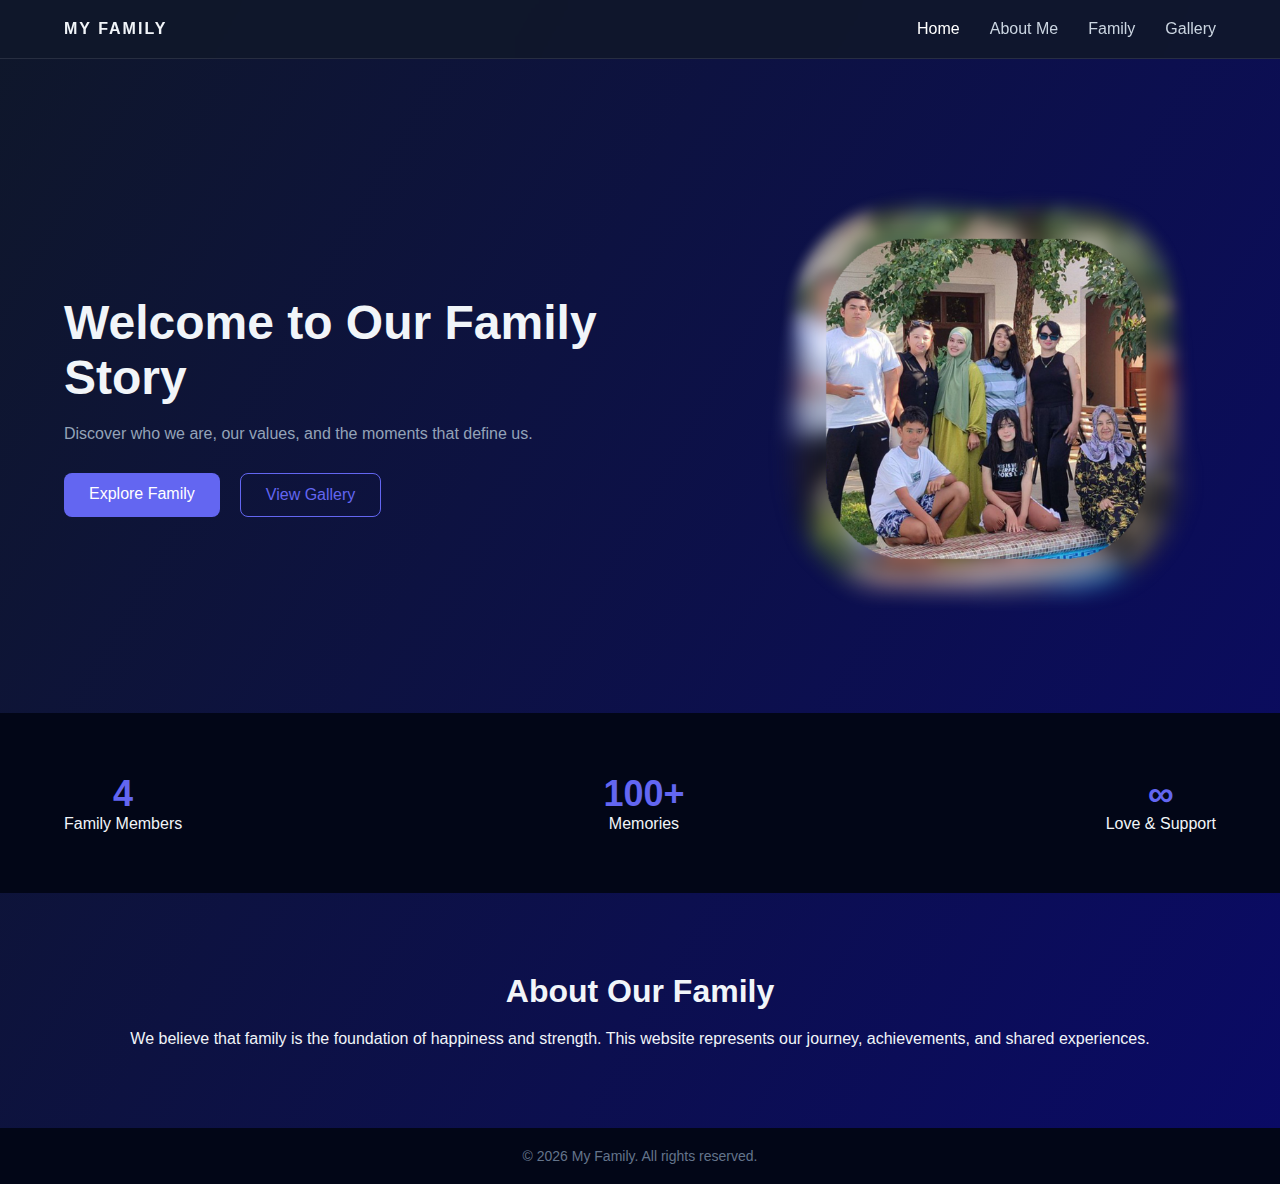
<file: index.html>
<!DOCTYPE html>
<html lang="en">
<head>
    <meta charset="UTF-8">
    <title>My Family | Official Website</title>
    <meta name="viewport" content="width=device-width, initial-scale=1.0">
    <link rel="stylesheet" href="style.css">
</head>
<body>

<header class="navbar">
    <div class="container nav-content">
        <div class="logo">MY FAMILY</div>
        <ul class="nav-links">
            <li><a href="index.html" class="active">Home</a></li>
            <li><a href="about.html">About Me</a></li>
            <li><a href="family.html">Family</a></li>
            <li><a href="gallery.html">Gallery</a></li>
        </ul>
    </div>
</header>

<section class="hero-pro">
    <div class="container hero-content">
        <div class="hero-text">
            <h1>Welcome to Our Family Story</h1>
            <p>Discover who we are, our values, and the moments that define us.</p>
            <div class="hero-buttons">
                <a href="family.html" class="btn-primary">Explore Family</a>
                <a href="gallery.html" class="btn-secondary">View Gallery</a>
            </div>
        </div>
        <div class="hero-image">
            <img src="familypic2.png" alt="Family">
        </div>
    </div>
</section>

<section class="stats">
    <div class="container stats-grid">
        <div class="stat-box">
            <h2>4</h2>
            <p>Family Members</p>
        </div>
        <div class="stat-box">
            <h2>100+</h2>
            <p>Memories</p>
        </div>
        <div class="stat-box">
            <h2>∞</h2>
            <p>Love & Support</p>
        </div>
    </div>
</section>

<section class="about-preview">
    <div class="container">
        <h2>About Our Family</h2>
        <p>
            We believe that family is the foundation of happiness and strength.
            This website represents our journey, achievements, and shared experiences.
        </p>
    </div>
</section>

<footer class="footer">
    <div class="container">
        © 2026 My Family. All rights reserved.
    </div>
</footer>

</body>
</html>
</file>
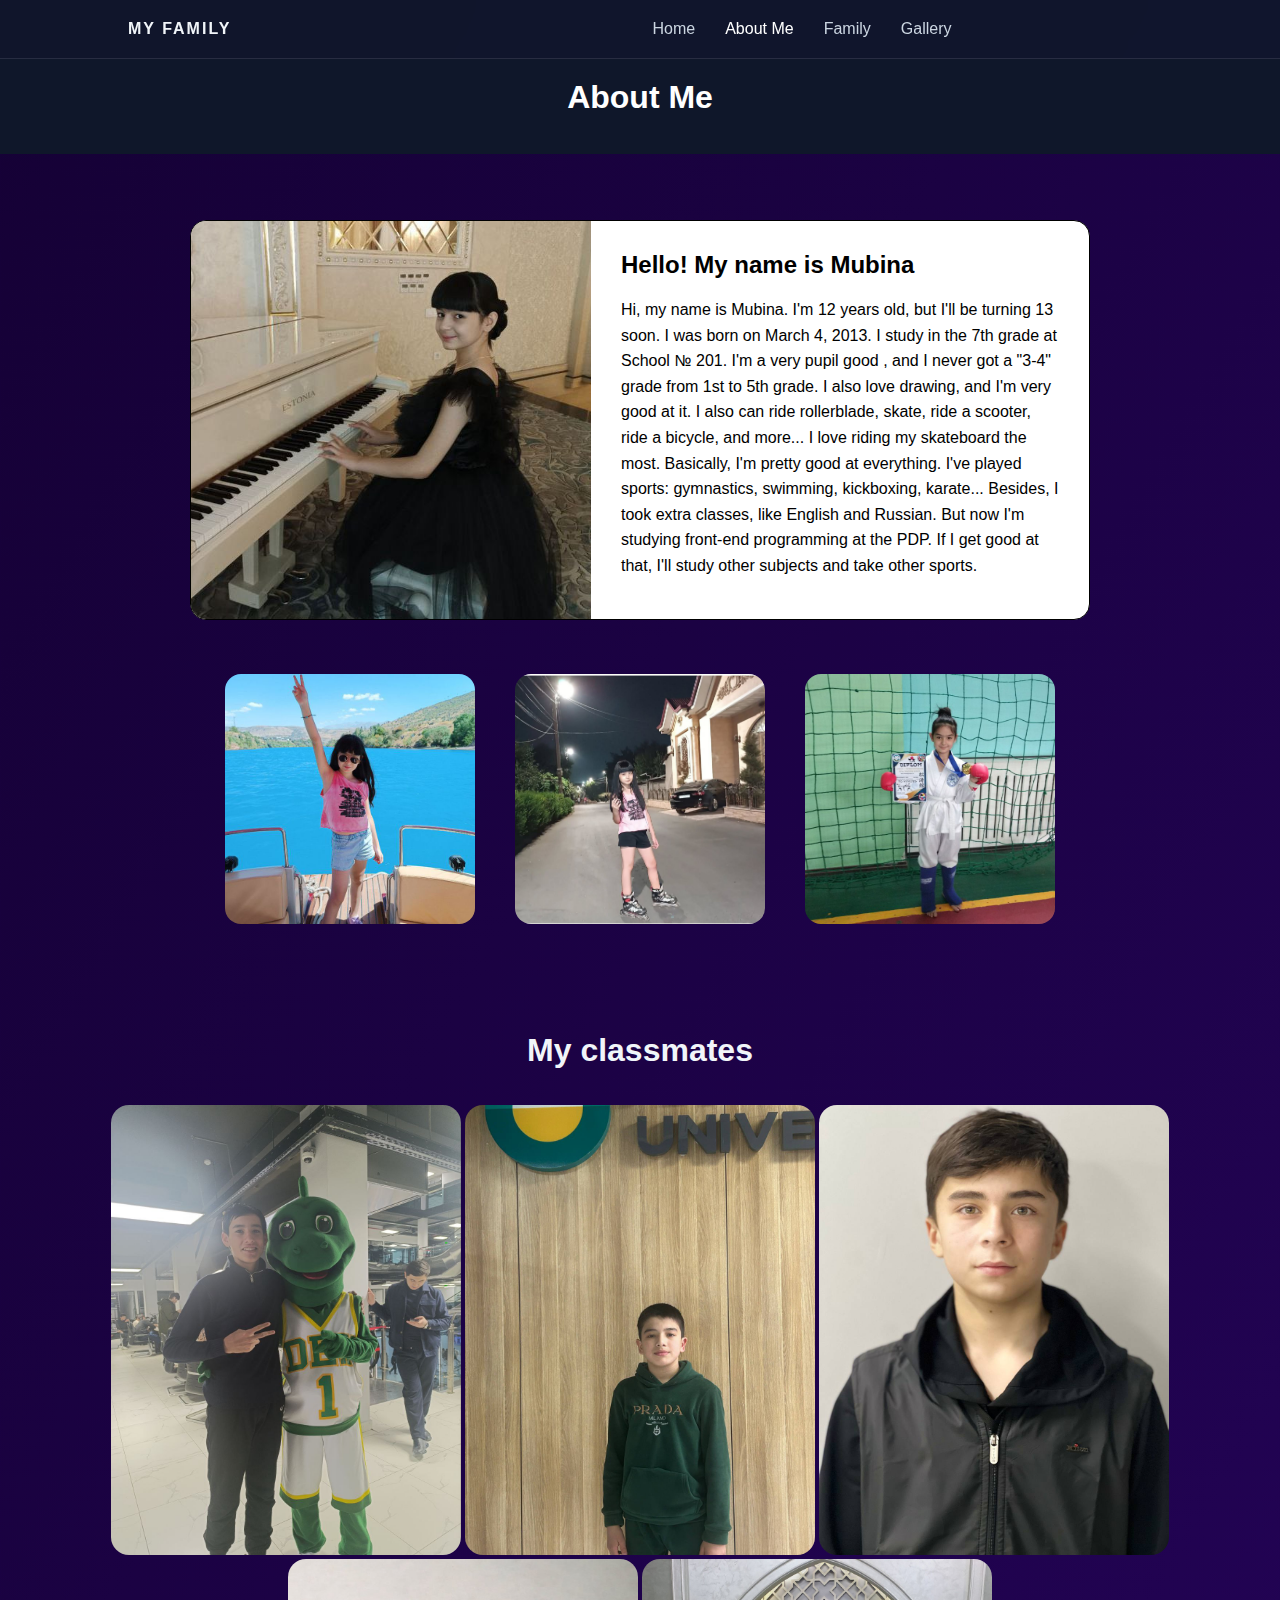
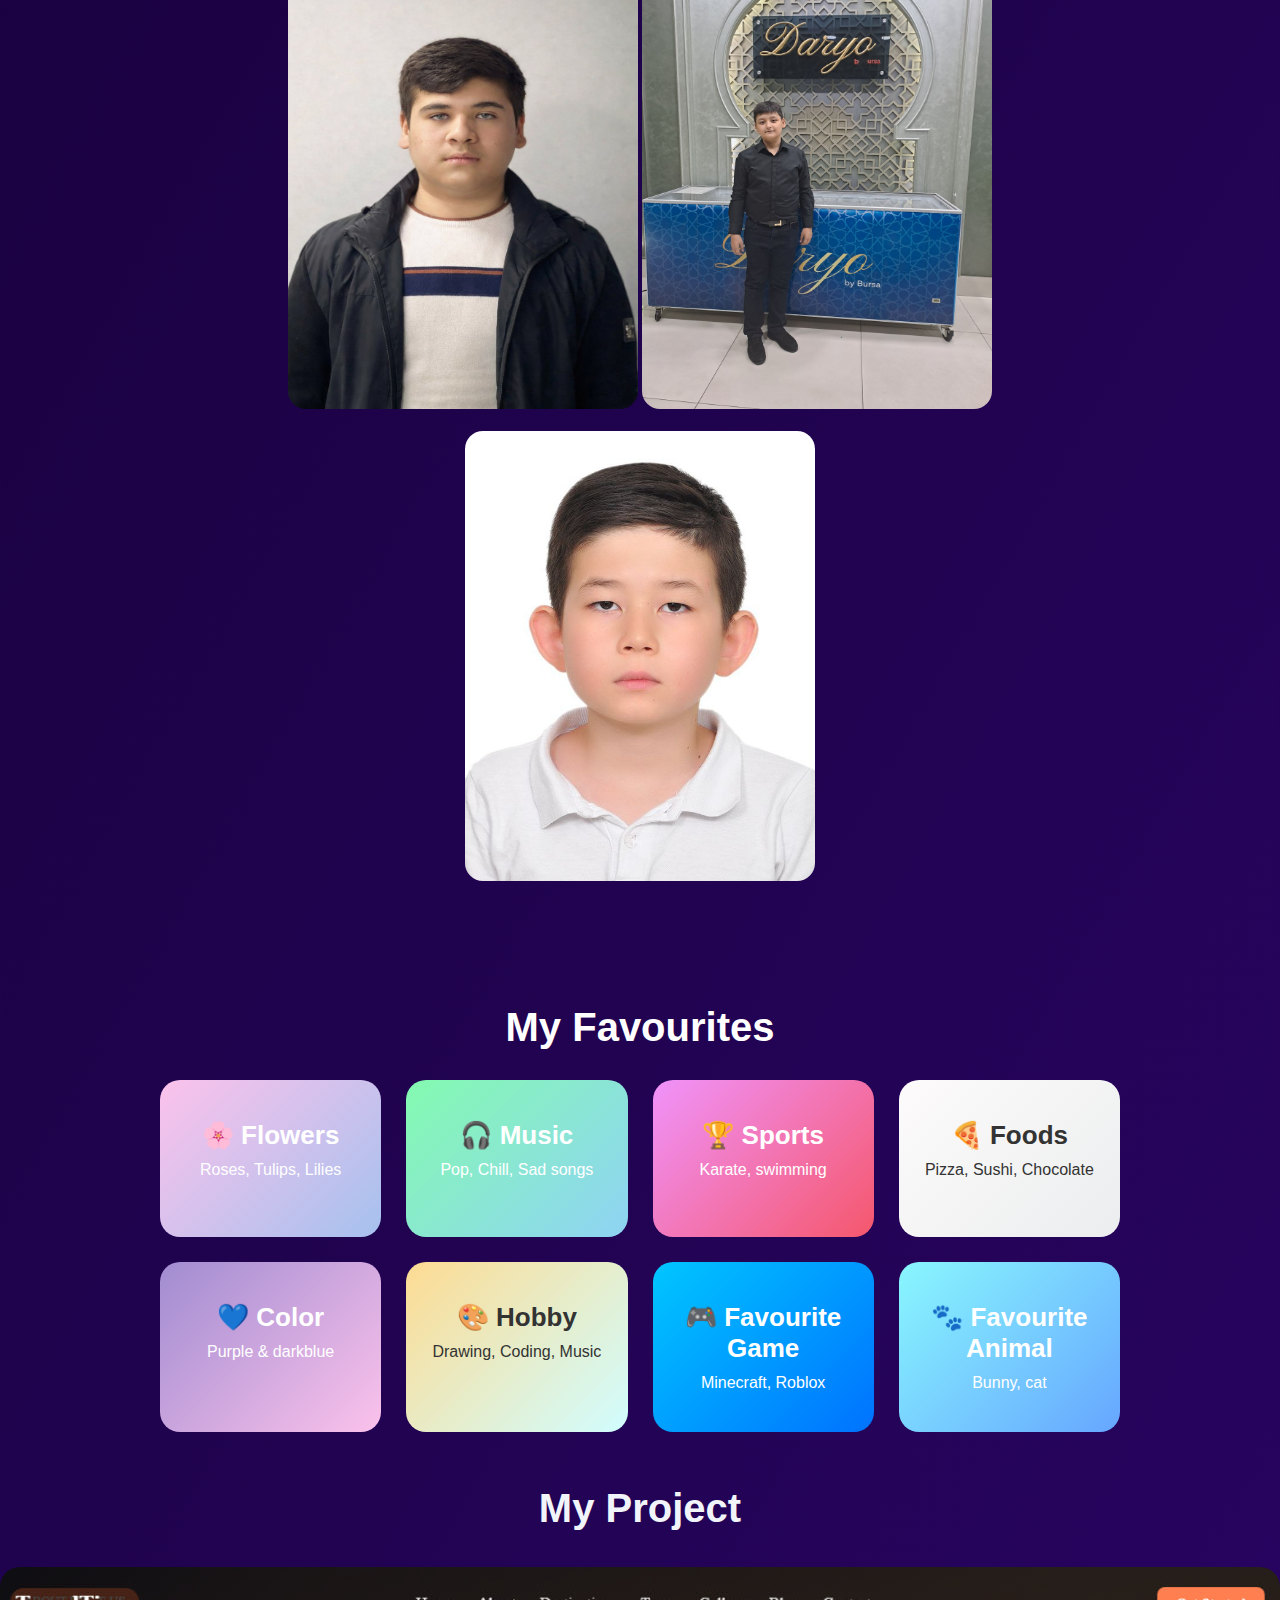
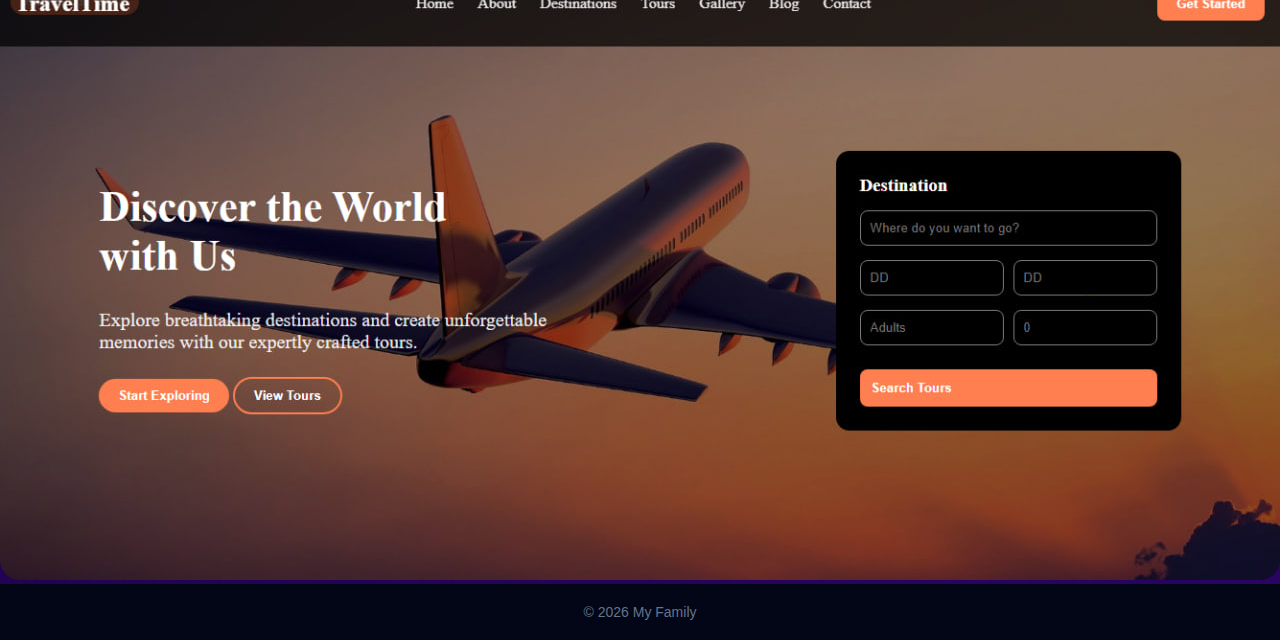
<file: about.html>
<!DOCTYPE html>
<html lang="en">
<head>
    <meta charset="UTF-8">
    <title>About Me | My Family</title>
    <meta name="viewport" content="width=device-width, initial-scale=1.0">
    <link rel="stylesheet" href="style.css">
</head>
<body>

    <style>
        body{
            background-color: white;
        }

        .header3{
    background:#0f172a;
    padding:20px 0;
    text-align:center;
}

.header3h1{
    color: white;
    font-size:32px;
   
}

.line{
    width: 100%;
    height: 30px;
}





body {
  min-height: 100vh;
  background: linear-gradient(120deg, #150135, #290464);
  display: flex;
  flex-direction: column;
  align-items: center;
}

.title {
  margin: 30px 0;
  font-size: 40px;
  color: #fff;
}

.container {
  display: grid;
  grid-template-columns: repeat(auto-fit, minmax(220px, 1fr));
  gap: 25px;
  width: 80%;
}

.card {
  background: rgba(255,255,255,0.25);
  backdrop-filter: blur(10px);
  border-radius: 20px;
  padding: 40px 20px;
  text-align: center;
  color: #fff;
  transition: 0.4s;
  cursor: pointer;
}

.card:hover {
  transform: translateY(-10px) scale(1.05);
  background: rgba(255,255,255,0.35);
}

.card h2 {
  font-size: 26px;
  margin-bottom: 10px;
}

.card p {
  font-size: 16px;
}



.flowers { background: linear-gradient(135deg, #fbc2eb, #a6c1ee); }
.music   { background: linear-gradient(135deg, #84fab0, #8fd3f4); }
.sports  { background: linear-gradient(135deg, #f093fb, #f5576c); }
.foods   { background: linear-gradient(135deg, #fdfbfb, #ebedee); color:#333; }

.color {
  background: linear-gradient(135deg, #a18cd1, #fbc2eb);
}

.hobby {
  background: linear-gradient(135deg, #fddb92, #d1fdff);
  color: #333;
}

.header3h1{
    width: 10000px;
}


footer{
    width: 100%;
}

.game {
  background: linear-gradient(135deg, #00c6ff, #0072ff);
}

.animal {
  background: linear-gradient(135deg, #89f7fe, #66a6ff);
}




       


    </style>

<header class="navbar">
    <div class="container nav-content">
        <div class="logo">MY FAMILY</div>
        <ul class="nav-links">
            <li><a href="index.html">Home</a></li>
            <li><a href="about.html" class="active">About Me</a></li>
            <li><a href="family.html">Family</a></li>
            <li><a href="gallery.html">Gallery</a></li>
        </ul>
    </div>
</header>

<center>
<header class="header3">
    <h1 class="header3h1">About Me </h1><br>
</header>
<div class="line"></div></center><br><br>


<div class="card2">
  <div class="card2-img">
    <img src="man.jpg" alt="">
  </div>

  <div class="card2-content">
    <h2>Hello! My name is Mubina</h2><br>
    

    <p class="desc">

        Hi, my name is Mubina. I'm 12 years old, but I'll be turning 13 soon. I was born on March 4, 2013.
I study in the 7th grade at School № 201. I'm a very pupil good , and I never got a "3-4" grade from 1st to 5th grade.
I also love drawing, and I'm very good at it.
I also can ride rollerblade, skate, ride a scooter, ride a bicycle, and more...
I love riding my skateboard the most.
Basically, I'm pretty good at everything.
I've played sports: gymnastics, swimming, kickboxing, karate...
Besides, I took extra classes, like English and Russian. But now I'm studying front-end programming at the PDP. If I get good at that, I'll study other subjects and take other sports.
      
    </p>


    </div>
  </div>
</div><br><br><br>

<center>
 <div class="myphotos">
    <img class="myphotos" src="photo_2022-05-22_13-27-08.jpg" alt="">
    <img  class="myphotos" src="photo_2026-01-20_23-54-49.jpg" alt="">
    <img  class="myphotos" src="photo_2026-01-20_23-59-29.jpg" alt="">
  
 </div></center><br><br><br><br><br><br>

 <!-- <div class="Friends"> -->
    <!-- <h1>My Friends</h1> -->
 <!-- </div> -->
<center>
 <div class="class">
    <h1 class="classh1">My classmates</h1><br><br>
    <img class="avatar1" src="classmate1.jpg" alt="">
    <img class="avatar2" src="classmate2.jpg" alt="">
    <img class="avatar3" src="classmate3.jpg" alt="">
    <img class="avatar4" src="classmate4.jpg" alt="">
    <img class="avatar5" src="clasamate5.jpg" alt=""><br><br>
    <img class="avatar6" src="classmate6.jpg" alt="">
    <!-- <img class="avatar7" src="" alt=""> -->
    <!-- <img class="avatar8" src="" alt=""> -->
    <!-- <img class="avatar9" src="" alt=""> -->
    <!-- <img class="avatar9" src="" alt=""> -->


 </div></center><br><br><br><br><br>

 <section>
 

<center>


<center>
<h1 class="title">My Favourites</h1></center>

<div class="container">

  <div class="card flowers">
    <h2>🌸 Flowers</h2>
    <p>Roses, Tulips, Lilies</p>
  </div>

  <div class="card music">
    <h2>🎧 Music</h2>
    <p>Pop, Chill, Sad songs</p>
  </div>

  <div class="card sports">
    <h2>🏆 Sports</h2>
    <p>Karate, swimming </p>
  </div>

  <div class="card foods">
    <h2>🍕 Foods</h2>
    <p>Pizza, Sushi, Chocolate</p><br>
  </div>
    <div class="card color">
    <h2>💙 Color</h2>
    <p>Purple & darkblue</p><br>
  </div>

  

  <div class="card hobby">
    <h2>🎨 Hobby</h2>
    <p>Drawing, Coding, Music</p>
  </div>

  <div class="card game">
  <h2>🎮 Favourite Game</h2>
  <p>Minecraft, Roblox</p>
</div>

<div class="card animal">
  <h2>🐾 Favourite Animal</h2>
  <p>Bunny, cat</p>
</div>






 </section><br><br><br>

 <div><center>
  <h1 style="font-size: 40px;">My Project</h1><br><br>
  <a href="https://project-vert-omega-59.vercel.app/"><img style="border-radius: 20px;"  src="projectimg.jpg" alt=""></a>
 </div></center>

   

<footer class="footer">
    <div class="container">
        © 2026 My Family
    </div>
</footer>

</body>
</html>
</file>
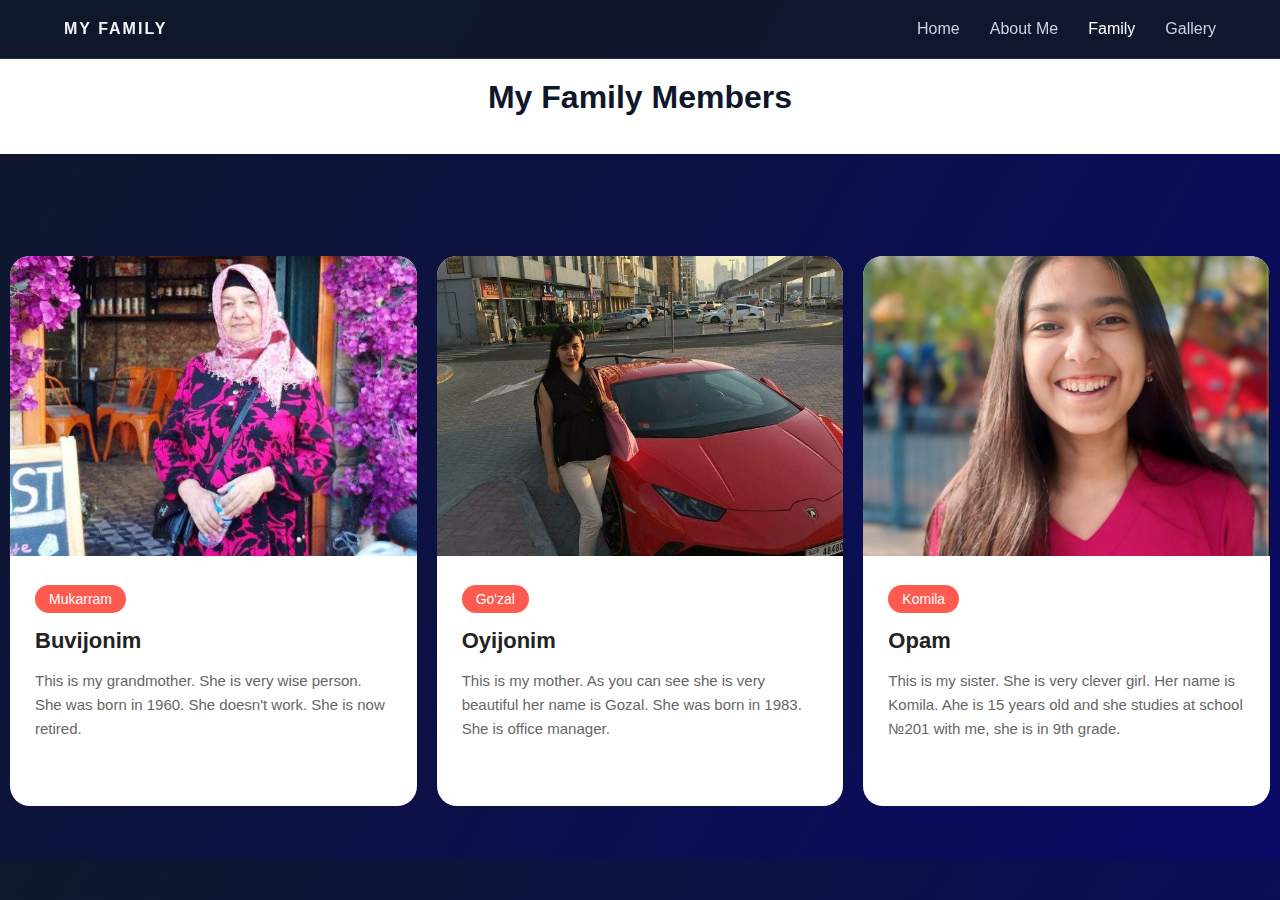
<file: family.html>
<!DOCTYPE html>
<html lang="en">
<head>
    <meta charset="UTF-8">
    <title>Family | My Family</title>
    <meta name="viewport" content="width=device-width, initial-scale=1.0">
    <link rel="stylesheet" href="style.css">
</head>
<body>

<header class="navbar">
    <div class="container nav-content">
        <div class="logo">MY FAMILY</div>
        <ul class="nav-links">
            <li><a href="index.html">Home</a></li>
            <li><a href="about.html">About Me</a></li>
            <li><a href="family.html" class="active">Family</a></li>
            <li><a href="gallery.html">Gallery</a></li>
        </ul>
    </div>
</header>

<center>
<header class="header2">
    <h1 class="header2h1">My Family Members</h1><br>
</header>
<div class="line"></div></center><br><br><br><br>


<div class="container6">


    <div class="card6">
        <img src="photo_2026-01-20_23-52-29.jpg" alt="Safari" class="card-img6">

        <div class="card-content6">
            <span class="badge6 red6">Mukarram</span>
            <h2 class="card-title6">Buvijonim</h2>
            <p class="card-text6">
                This is my grandmother. She is very wise person. She was born in 1960. She doesn't work. She is now retired.
            </p>
        </div>
    </div>

    
    <div class="card6">
        <img src="momy.jpg" alt="" class="card-img6">

        <div class="card-content6">
            <span class="badge6 red6">Go'zal</span>
            <h2 class="card-title6">Oyijonim</h2>
            <p class="card-text6">
                This is my mother. As you can see she is very beautiful her name is Gozal. She was born in 1983. She is office manager. 
                
            </p>
        </div>
    </div>

    
    <div class="card6">
        <img src="komilapa.jpg" alt="" class="card-img6">

        <div class="card-content6">
            <span class="badge6 red6">Komila</span>
            <h2 class="card-title6">Opam</h2>
            <p class="card-text6">
                This is my sister. She is very clever girl. Her name is Komila. Ahe is 15 years old and she studies at school №201 with me, she is in 9th grade.
            </p>
        </div>
    </div>

    


</div><br><br><br>




</body>
</html>
</file>
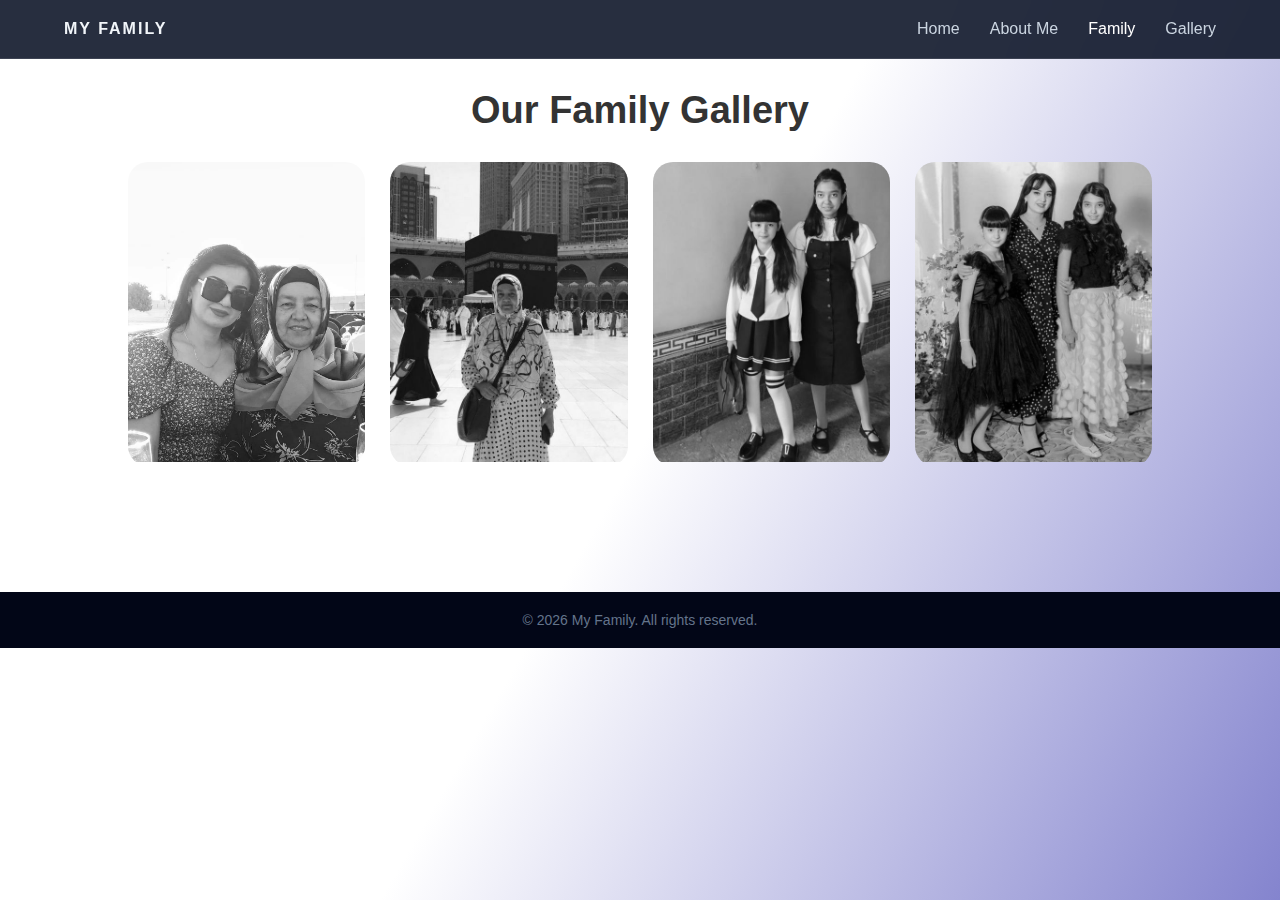
<file: gallery.html>
<!DOCTYPE html>
<html lang="en">
<head>
    <meta charset="UTF-8">
    <meta name="viewport" content="width=device-width, initial-scale=1.0">
    <title>Document</title>
</head>
<link rel="stylesheet" href="style.css">
<style>


body {
  min-height: 100vh;
  background: linear-gradient(120deg, white,white, rgb(132, 132, 206));
  display: flex;
  flex-direction: column;
  align-items: center;
}

.title {
  margin: 30px 0;
  font-size: 38px;
  color: #333;
}

.gallery {
  width: 80%;
  display: grid;
  grid-template-columns: repeat(auto-fit, minmax(220px, 1fr));
  gap: 25px;
}

.photo {
  position: relative;
  overflow: hidden;
  border-radius: 20px;
  cursor: pointer;
}

.photo img {
  width: 100%;
  height: 300px;
  object-fit: cover;
  filter: grayscale(100%);
  transition: 0.4s;
}

.photo span {
  position: absolute;
  bottom: 15px;
  left: 50%;
  transform: translateX(-50%);
  background: rgba(0,0,0,0.6);
  color: #fff;
  padding: 6px 18px;
  border-radius: 20px;
  opacity: 0;
  transition: 0.4s;
}


.photo:hover img {
  filter: grayscale(0);
  transform: scale(1.1);
}

.photo:hover span {
  opacity: 1;
}

footer{
  width: 100%;
}


</style>
<body>
    <header class="navbar">
    <div class="container nav-content">
        <div class="logo">MY FAMILY</div>
        <ul class="nav-links">
            <li><a href="index.html">Home</a></li>
            <li><a href="about.html">About Me</a></li>
            <li><a href="family.html" class="active">Family</a></li>
            <li><a href="gallery.html">Gallery</a></li>
        </ul>
    </div>
</header>


<h1 class="title">Our Family Gallery</h1>

<div class="gallery">

  <div class="photo">
    <img src="photo_2026-01-20_23-52-28 (2).jpg" alt="Mom">

  </div>

  <div class="photo">
    <img src="photo_2026-01-20_23-59-29 (3).jpg" alt="Sister">
   
  </div>

  <div class="photo">
    <img src="photo_2026-01-20_23-56-22.jpg" alt="Grandma">

  </div>

  <div class="photo">
    <img src="photo_2026-01-20_23-56-48.jpg" alt="Me">

  </div>


</div><br><br><br><br><br><br><br>


<footer class="footer">
    <div class="container">
        © 2026 My Family. All rights reserved.
    </div>
</footer>

    
</body>
</html>
</file>
<file: style.css>
*{
    margin:0;
    padding:0;
    box-sizing:border-box;
    font-family: 'Inter', sans-serif;
}

body{
    background:linear-gradient(120deg ,#0f172a,rgb(10, 10, 102));
    color:#f1f5f9;
}

.container{
    width:90%;
    max-width:1200px;
    margin:auto;
}


.navbar{
    position:fixed;
    width:100%;
    background:rgba(15,23,42,0.9);
    backdrop-filter:blur(10px);
    border-bottom:1px solid rgba(255,255,255,0.1);
    position: sticky;
   
}

.nav-content{
    display:flex;
    justify-content:space-between;
    align-items:center;
    padding:20px 0;
    
}

.logo{
    font-weight:700;
    letter-spacing:2px;
}

.nav-links{
    display:flex;
    gap:30px;
    list-style:none;
 
}

.nav-links a{
    text-decoration:none;
    color:#cbd5e1;
    transition:0.3s;
    
}

.nav-links a:hover,
.nav-links .active{
    color:#ffffff;
}



.hero-pro{
    padding-top:120px;
    padding-bottom:80px;
}

.hero-content{
    display:flex;
    align-items:center;
    justify-content:space-between;
    gap:50px;
}

.hero-text h1{
    font-size:48px;
    margin-bottom:20px;
}

.hero-text p{
    color:#94a3b8;
    margin-bottom:30px;
}

.hero-buttons{
    display:flex;
    gap:20px;
}

.btn-primary{
    padding:12px 25px;
    background:#6366f1;
    color:white;
    text-decoration:none;
    border-radius:8px;
    transition:0.3s;
}

.btn-primary:hover{
    background:#4f46e5;
}

.btn-secondary{
    padding:12px 25px;
    border:1px solid #6366f1;
    color:#6366f1;
    text-decoration:none;
    border-radius:8px;
    transition:0.3s;
}

.btn-secondary:hover{
    background:#6366f1;
    color:white;
}

.hero-image img{
    width:450px;
    border-radius:15px;
}



.stats{
    background:#020617;
    padding:60px 0;
}

.stats-grid{
    display:flex;
    justify-content:space-between;
    text-align:center;
}

.stat-box h2{
    font-size:36px;
    color:#6366f1;
}



.about-preview{
    padding:80px 0;
    text-align:center;
}

.about-preview h2{
    font-size:32px;
    margin-bottom:20px;
}



.footer{
    background:#020617;
    padding:20px 0;
    text-align:center;
    font-size:14px;
    color:#64748b;
}


@media(max-width:900px){
    .hero-content{
        flex-direction:column;
        text-align:center;
    }

    .hero-image img{
        width:100%;
    }

    .stats-grid{
        flex-direction:column;
        gap:30px;
    }
}


.header2{
    background:white;
    padding:20px 0;
    text-align:center;
}

.header2h1{
    color: #0f172a;
    font-size:32px;
   
}

.line{
    color: #bebebe;
    width: 100%;
    height: 30px;
}




.container6 {
    display: flex;
    justify-content: center;
    display: flex;
}

.card6 {
    background: #ffffff;
    width: 500px;
    height:  550px;
    border-radius: 20px;
    overflow: hidden;
    transition: 0.3s;
}

.card6:hover {
    transform: translateY(-8px);
}

.card-img6 {
    width: 100%;
    height: 300px;
    object-fit: cover;
}

.card-content6 {
    padding: 25px;
}

.badge6 {
    display: inline-block;
    background: #ff6b5e;
    color: white;
    font-size: 14px;
    padding: 6px 14px;
    border-radius: 20px;
    margin-bottom: 15px;
}

.badge6.red6 {
    background: #ff5a4f;
}

.card-title6 {
    font-size: 22px;
    margin-bottom: 15px;
    color: #222;
}

.card-text6 {
    font-size: 15px;
    color: #666;
    line-height: 1.6;
    margin-bottom: 15px;
}

.card-date6 {
    font-size: 14px;
    color: #999;
    margin-bottom: 20px;
}

.btn6 {
    background: #ff5a4f;
    color: white;
    border: none;
    padding: 12px 24px;
    border-radius: 12px;
    cursor: pointer;
    font-size: 15px;
    transition: 0.3s;
}

.btn6:hover {
    background: #e0483e;
}

.card6{
    margin-left: 10px;
    margin-right: 10px;
}



.card2 {
  display: flex;
  max-width: 900px;
  background:  white;
  border-radius: 16px;
  overflow: hidden;
  margin: auto;
  padding-bottom: -100px;
  border: 1px solid rgb(0, 0, 0);
  height: 400px;
}

.card2-img img {
  width: 400px;
  height: 440px;
  object-fit: cover;
}

.card2-content {
  padding: 30px;
  flex: 1;
  color: black;
}




.desc {
  color: black;
  line-height: 1.6;
  margin-bottom: 20px;
}

.info {
  display: flex;
  gap: 20px;
  font-size: 14px;
  gap:20px;

}

.myphotos{
    width: 250px;
    height: 250px;
    border-radius: 16px;
    display: flex;
    margin-right: -550px;
    margin-left: 10px;
    transition: 0.5s all ease;

}

.myphotos:hover{
    width: 300px;
    height: 300px;
   
}

.avatar1{
    width: 350px;
    height: 450px;
    border-radius: 18px;
    
}
.avatar2{
    width: 350px;
    height: 450px;
    border-radius: 18px;
   
}
.avatar3{
    width: 350px;
    height: 450px;
    border-radius: 18px;
}
.avatar4{
    width: 350px;
    height: 450px;
    border-radius: 18px;
   
}
.avatar5{
    width: 350px;
    height: 450px;
    border-radius: 18px;
    
}

.avatar6{
    width: 350px;
    height: 450px;
    border-radius: 18px;
    
}

.avatar7{
    width: 350px;
    height: 450px;
    border-radius: 18px;
    
}

.avatar8{
    width: 125px;
    height: 125px;
}

.avatar9{
    width: 150px;
    height: 350px;
}




.class:hover span {
  opacity: 1;
}


.bar:hover {
  transform: scale(1.05);
  filter: brightness(1.2);
  transition: 0.3s;
}
</file>
